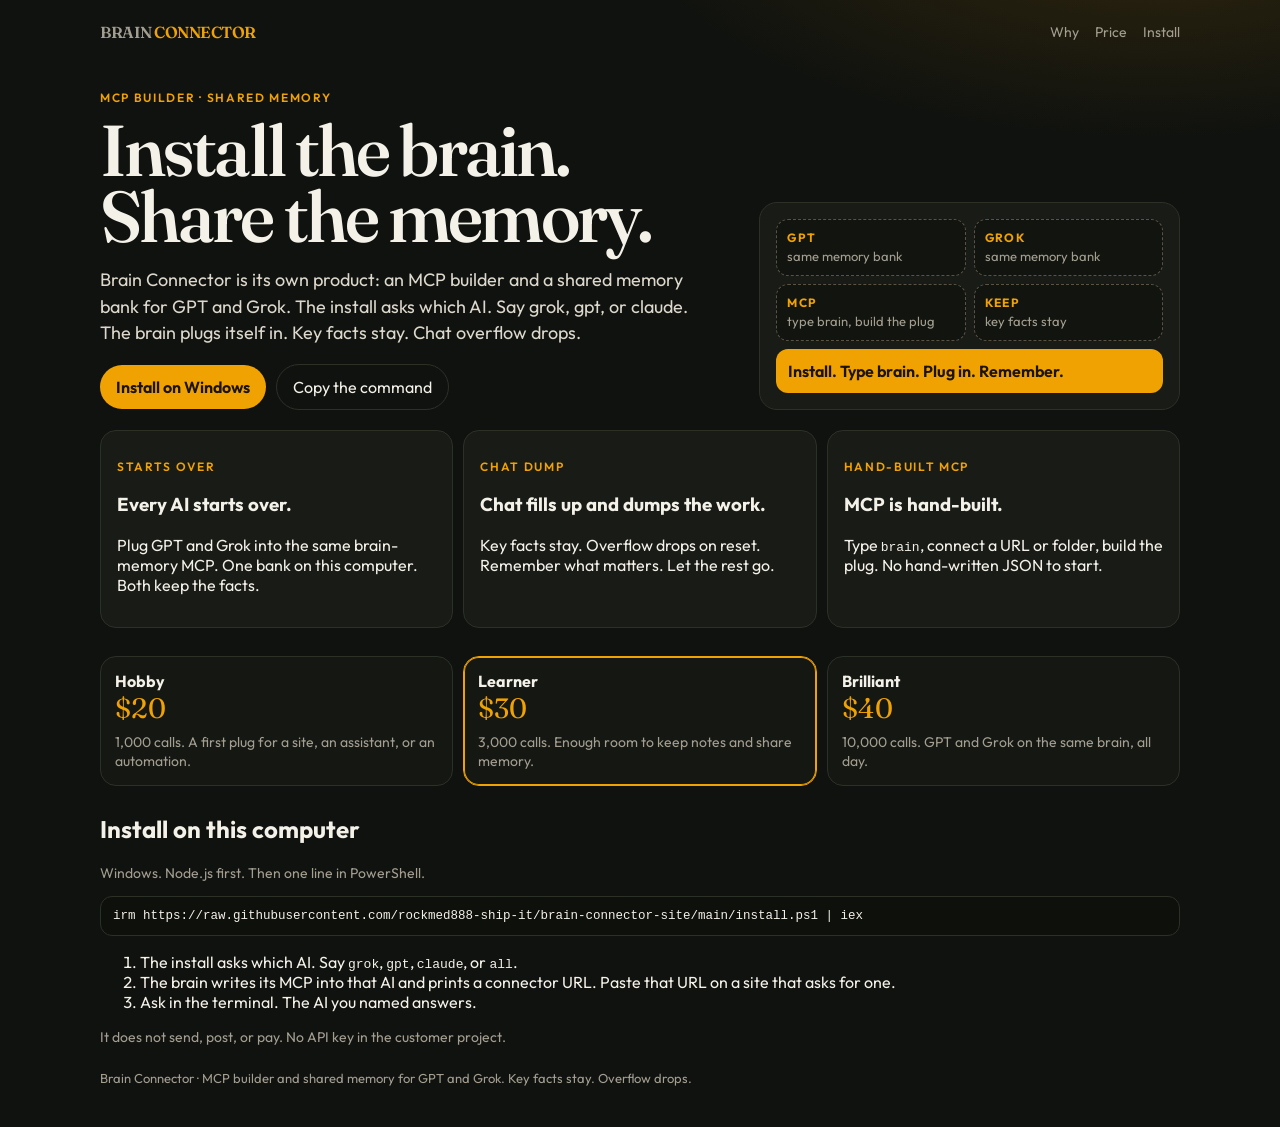
<file: index.html>
<!doctype html>
<html lang="en">
<head>
  <meta charset="utf-8">
  <meta name="viewport" content="width=device-width, initial-scale=1">
  <title>Brain Connector</title>
  <meta name="description" content="MCP builder and shared memory bank for GPT and Grok. Install the brain. Share the memory.">
  <link rel="preconnect" href="https://fonts.googleapis.com">
  <link rel="preconnect" href="https://fonts.gstatic.com" crossorigin>
  <link href="https://fonts.googleapis.com/css2?family=Fraunces:opsz,wght@9..144,560;9..144,650&family=Outfit:wght@400;600&display=swap" rel="stylesheet">
  <link rel="stylesheet" href="styles.css">
  <link rel="icon" href="favicon.svg">
</head>
<body>
  <div class="wrap">
    <header class="top">
      <a class="mark" href="index.html">BRAIN <span>CONNECTOR</span></a>
      <nav>
        <a href="#pain">Why</a>
        <a href="#price">Price</a>
        <a href="download.html">Install</a>
      </nav>
    </header>

    <section class="hero">
      <div>
        <p class="eyebrow">MCP builder · shared memory</p>
        <h1>Install the brain. Share the memory.</h1>
        <p class="lede">Brain Connector is its own product: an MCP builder and a shared memory bank for GPT and Grok. The install asks which AI. Say grok, gpt, or claude. The brain plugs itself in. Key facts stay. Chat overflow drops.</p>
        <div class="row">
          <a class="primary" href="download.html">Install on Windows</a>
          <a class="ghost" href="#install">Copy the command</a>
        </div>
      </div>
      <div class="socket" aria-hidden="true">
        <div class="pins">
          <div class="pin"><b>GPT</b><span>same memory bank</span></div>
          <div class="pin"><b>GROK</b><span>same memory bank</span></div>
          <div class="pin"><b>MCP</b><span>type brain, build the plug</span></div>
          <div class="pin"><b>KEEP</b><span>key facts stay</span></div>
        </div>
        <div class="brain-block">Install. Type brain. Plug in. Remember.</div>
      </div>
    </section>

    <section id="pain" class="hands">
      <article>
        <p class="eyebrow">Starts over</p>
        <h3>Every AI starts over.</h3>
        <p>Plug GPT and Grok into the same brain-memory MCP. One bank on this computer. Both keep the facts.</p>
      </article>
      <article>
        <p class="eyebrow">Chat dump</p>
        <h3>Chat fills up and dumps the work.</h3>
        <p>Key facts stay. Overflow drops on reset. Remember what matters. Let the rest go.</p>
      </article>
      <article>
        <p class="eyebrow">Hand-built MCP</p>
        <h3>MCP is hand-built.</h3>
        <p>Type <code>brain</code>, connect a URL or folder, build the plug. No hand-written JSON to start.</p>
      </article>
    </section>

    <section id="price" class="sockets">
      <div class="choice">
        <b>Hobby</b>
        <div class="price">$20</div>
        <p>1,000 calls. A first plug for a site, an assistant, or an automation.</p>
      </div>
      <div class="choice on">
        <b>Learner</b>
        <div class="price">$30</div>
        <p>3,000 calls. Enough room to keep notes and share memory.</p>
      </div>
      <div class="choice">
        <b>Brilliant</b>
        <div class="price">$40</div>
        <p>10,000 calls. GPT and Grok on the same brain, all day.</p>
      </div>
    </section>

    <section id="install" class="builder">
      <h2>Install on this computer</h2>
      <p class="note">Windows. Node.js first. Then one line in PowerShell.</p>
      <pre>irm https://raw.githubusercontent.com/rockmed888-ship-it/brain-connector-site/main/install.ps1 | iex</pre>
      <ol>
        <li>The install asks which AI. Say <code>grok</code>, <code>gpt</code>, <code>claude</code>, or <code>all</code>.</li>
        <li>The brain writes its MCP into that AI and prints a connector URL. Paste that URL on a site that asks for one.</li>
        <li>Ask in the terminal. The AI you named answers.</li>
      </ol>
      <p class="note">It does not send, post, or pay. No API key in the customer project.</p>
    </section>

    <footer>Brain Connector · MCP builder and shared memory for GPT and Grok. Key facts stay. Overflow drops.</footer>
  </div>
</body>
</html>
</file>
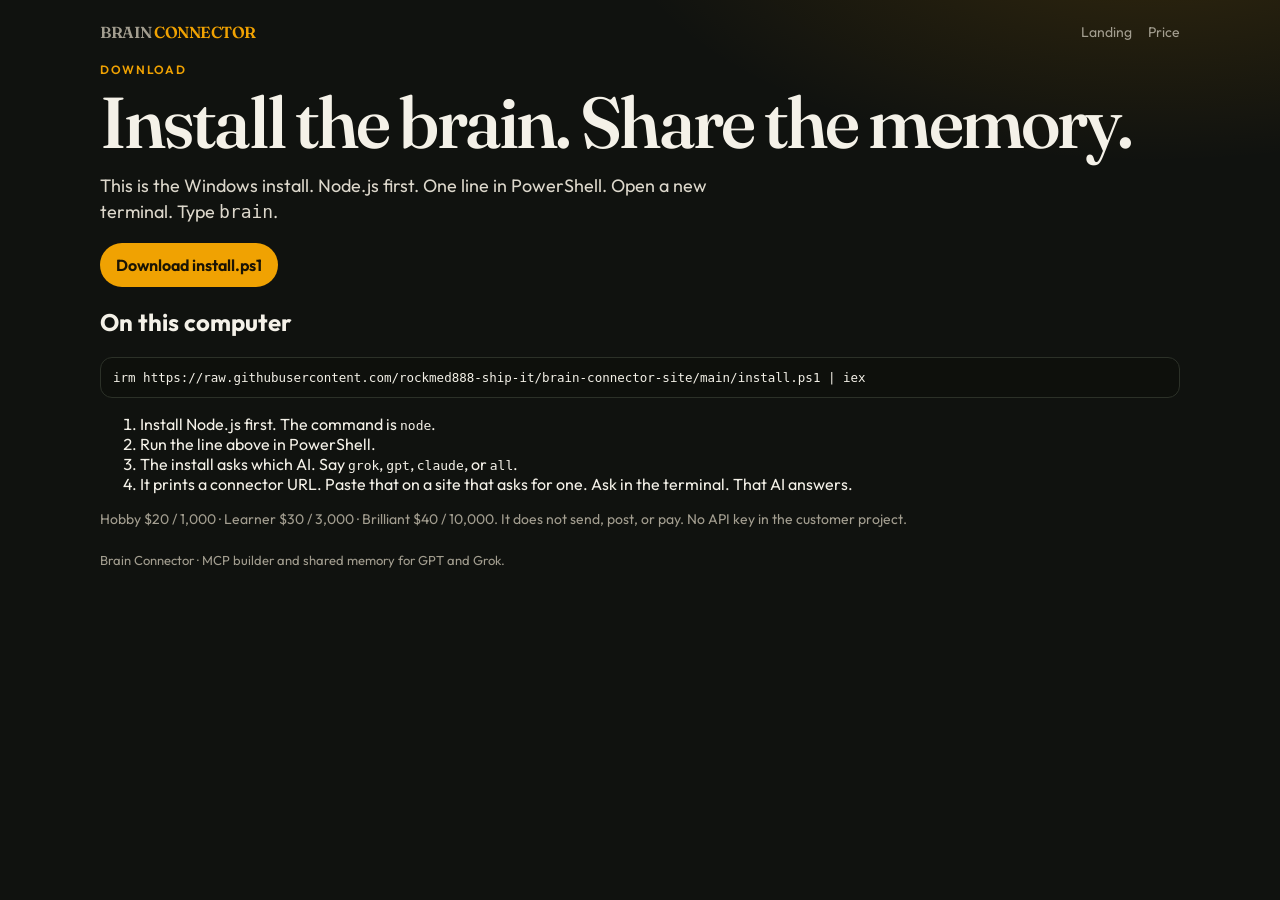
<file: download.html>
<!doctype html>
<html lang="en">
<head>
  <meta charset="utf-8">
  <meta name="viewport" content="width=device-width, initial-scale=1">
  <title>Download Brain Connector</title>
  <meta name="description" content="Install Brain Connector on Windows. Type brain. Share memory between GPT and Grok.">
  <link rel="preconnect" href="https://fonts.googleapis.com">
  <link rel="preconnect" href="https://fonts.gstatic.com" crossorigin>
  <link href="https://fonts.googleapis.com/css2?family=Fraunces:opsz,wght@9..144,560;9..144,650&family=Outfit:wght@400;600&display=swap" rel="stylesheet">
  <link rel="stylesheet" href="styles.css">
  <link rel="icon" href="favicon.svg">
</head>
<body>
  <div class="wrap">
    <header class="top">
      <a class="mark" href="index.html">BRAIN <span>CONNECTOR</span></a>
      <nav>
        <a href="index.html">Landing</a>
        <a href="index.html#price">Price</a>
      </nav>
    </header>
    <p class="eyebrow">Download</p>
    <h1>Install the brain. Share the memory.</h1>
    <p class="lede">This is the Windows install. Node.js first. One line in PowerShell. Open a new terminal. Type <code>brain</code>.</p>
    <div class="row">
      <a class="primary" href="install.ps1">Download install.ps1</a>
    </div>
    <section class="builder">
      <h2>On this computer</h2>
      <pre>irm https://raw.githubusercontent.com/rockmed888-ship-it/brain-connector-site/main/install.ps1 | iex</pre>
      <ol>
        <li>Install Node.js first. The command is <code>node</code>.</li>
        <li>Run the line above in PowerShell.</li>
        <li>The install asks which AI. Say <code>grok</code>, <code>gpt</code>, <code>claude</code>, or <code>all</code>.</li>
        <li>It prints a connector URL. Paste that on a site that asks for one. Ask in the terminal. That AI answers.</li>
      </ol>
      <p class="note">Hobby $20 / 1,000 · Learner $30 / 3,000 · Brilliant $40 / 10,000. It does not send, post, or pay. No API key in the customer project.</p>
    </section>
    <footer>Brain Connector · MCP builder and shared memory for GPT and Grok.</footer>
  </div>
</body>
</html>
</file>
<file: styles.css>
:root {
  --bg: #10120f;
  --paper: #181b16;
  --ink: #f4f1e8;
  --muted: #a39e90;
  --pin: #f0a202;
  --pin-ink: #1b1404;
  --line: #2c3128;
  --good: #c6f08a;
  color-scheme: dark;
}

* { box-sizing: border-box; }
html, body { margin: 0; padding: 0; }
body {
  background:
    radial-gradient(900px 420px at 90% -10%, rgba(240, 162, 2, 0.16), transparent 60%),
    var(--bg);
  color: var(--ink);
  font-family: "Outfit", "Segoe UI", sans-serif;
  min-height: 100vh;
}

a { color: var(--pin); }
button, input, textarea, select { font: inherit; color: inherit; }

.wrap { width: min(1080px, calc(100% - 32px)); margin: 0 auto; }

header.top {
  display: flex;
  justify-content: space-between;
  align-items: center;
  padding: 22px 0 8px;
}
.mark { font-family: "Fraunces", Georgia, serif; font-weight: 600; letter-spacing: -0.03em; }
.mark span { color: var(--pin); }
.top nav { display: flex; gap: 16px; color: var(--muted); font-size: 14px; }
.top a { color: var(--muted); text-decoration: none; }

.hero { display: grid; grid-template-columns: 1.2fr 0.8fr; gap: 28px; padding: 28px 0 10px; align-items: end; }
h1 { font-family: "Fraunces", Georgia, serif; font-weight: 560; font-size: clamp(40px, 6vw, 72px); line-height: 0.92; letter-spacing: -0.04em; margin: 0 0 16px; }
.lede { font-size: 18px; line-height: 1.45; max-width: 38rem; color: #ddd8cc; }
.lede strong { color: white; font-weight: 600; }

.socket {
  background: var(--paper);
  border: 1px solid var(--line);
  border-radius: 18px;
  padding: 16px;
}
.pins { display: grid; grid-template-columns: 1fr 1fr; gap: 8px; }
.pin {
  border: 1px dashed #5a5344;
  border-radius: 12px;
  padding: 10px;
  background: #12150f;
}
.pin b { display: block; color: var(--pin); font-size: 12px; letter-spacing: 0.12em; }
.pin span { color: var(--muted); font-size: 13px; }
.brain-block { margin-top: 8px; background: var(--pin); color: var(--pin-ink); border-radius: 12px; padding: 12px; font-weight: 650; }

.sockets { display: grid; grid-template-columns: repeat(3, 1fr); gap: 10px; margin: 28px 0; }
.choice {
  text-align: left;
  background: #141712;
  border: 1px solid var(--line);
  border-radius: 16px;
  padding: 14px;
  cursor: pointer;
}
.choice.on { border-color: var(--pin); box-shadow: inset 0 0 0 1px var(--pin); }
.choice .price { color: var(--pin); font-family: "Fraunces", Georgia, serif; font-size: 28px; }
.choice p { color: var(--muted); margin: 8px 0 0; font-size: 14px; line-height: 1.35; }

form.builder, .result {
  background: var(--paper);
  border: 1px solid var(--line);
  border-radius: 20px;
  padding: 18px;
  margin-bottom: 28px;
}
label { display: block; margin: 12px 0; }
label span { display: block; font-size: 13px; color: var(--muted); margin-bottom: 6px; }
input, textarea, select {
  width: 100%;
  background: #0e100c;
  border: 1px solid var(--line);
  border-radius: 12px;
  padding: 10px 12px;
}
textarea { min-height: 160px; resize: vertical; }
.row { display: flex; gap: 10px; flex-wrap: wrap; align-items: center; }
button.primary, button.ghost {
  border-radius: 999px;
  padding: 12px 16px;
  cursor: pointer;
  border: 0;
}
button.primary, a.primary { background: var(--pin); color: var(--pin-ink); font-weight: 650; text-decoration: none; }
button.ghost, a.ghost { background: transparent; border: 1px solid var(--line); color: var(--ink); text-decoration: none; }
a.primary, a.ghost { display: inline-block; border-radius: 999px; padding: 12px 16px; }
button:disabled { opacity: 0.5; cursor: wait; }
.note { color: var(--muted); font-size: 14px; }
.err { color: #ffb4a8; }
.ok { color: var(--good); }

pre {
  white-space: pre-wrap;
  word-break: break-word;
  background: #0e100c;
  border-radius: 12px;
  padding: 12px;
  border: 1px solid var(--line);
  font-family: "IBM Plex Mono", ui-monospace, monospace;
  font-size: 12.5px;
}
.try { display: flex; gap: 8px; }
.try input { flex: 1; }
.answer { margin-top: 10px; }

.proof, .hands { margin: 10px 0 28px; }
.eyebrow { color: var(--pin); letter-spacing: 0.14em; text-transform: uppercase; font-size: 12px; font-weight: 600; }
.hands { display: grid; grid-template-columns: repeat(3, 1fr); gap: 10px; }
.hands article, .card {
  background: var(--paper);
  border: 1px solid var(--line);
  border-radius: 16px;
  padding: 16px;
}
.wall { display: grid; gap: 10px; }
.card .live { color: var(--good); font-size: 12px; letter-spacing: 0.08em; text-transform: uppercase; }
.ad {
  background: #0e100c;
  border-radius: 16px;
  padding: 16px;
  border: 1px solid var(--line);
  margin: 10px 0;
}
footer { color: var(--muted); font-size: 13px; padding: 10px 0 40px; }

@media (max-width: 800px) {
  .hero, .sockets, .hands { grid-template-columns: 1fr; }
  .top nav { display: none; }
}
</file>
